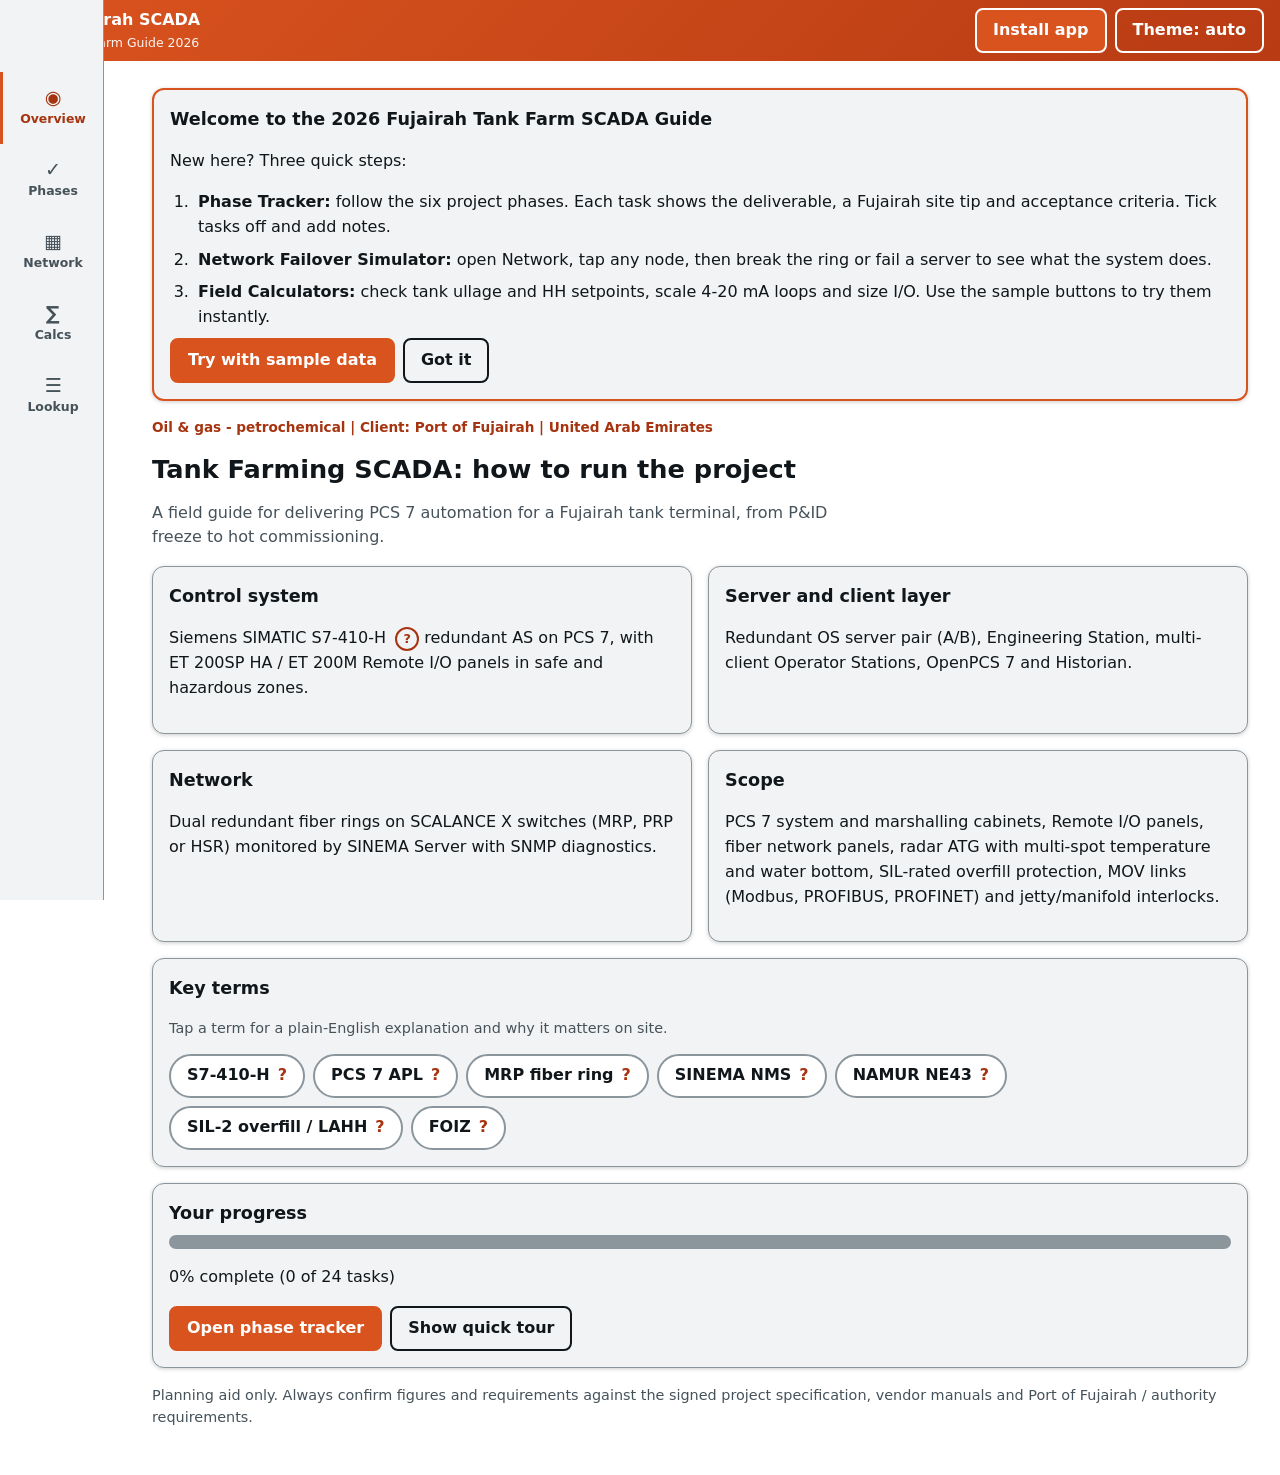
<file: index.html>
<!doctype html>
<html lang="en" data-theme="auto"><head>
<meta charset="utf-8">
<meta name="viewport" content="width=device-width,initial-scale=1,viewport-fit=cover">
<title>Fujairah Tank Farm SCADA Guide 2026</title>
<meta name="description" content="Step-by-step 2026 execution guide for a Siemens PCS 7 tank farm SCADA project at Port of Fujairah, UAE: phases, simulator, calculators and reference.">
<meta name="theme-color" content="#D9531E">
<meta name="apple-mobile-web-app-capable" content="yes">
<meta name="mobile-web-app-capable" content="yes">
<meta name="apple-mobile-web-app-status-bar-style" content="black-translucent">
<meta name="apple-mobile-web-app-title" content="Fujairah SCADA">
<meta property="og:type" content="website"><meta property="og:title" content="Fujairah Tank Farm SCADA Guide 2026">
<meta property="og:description" content="PCS 7 / S7-410H tank farm automation: execution phases, ring simulator, field calculators.">
<meta property="og:image" content="https://esp046-cyber.github.io/tankfarmingguide/assets/og-image.png"><meta property="og:url" content="https://esp046-cyber.github.io/tankfarmingguide/">
<meta name="twitter:card" content="summary_large_image"><meta name="twitter:title" content="Fujairah Tank Farm SCADA Guide 2026">
<meta name="twitter:description" content="PCS 7 / S7-410H tank farm automation guide for Port of Fujairah."><meta name="twitter:image" content="https://esp046-cyber.github.io/tankfarmingguide/assets/og-image.png">
<link rel="manifest" href="./manifest.webmanifest">
<link rel="icon" href="./favicon.ico" sizes="any"><link rel="icon" type="image/svg+xml" href="./favicon.svg">
<link rel="icon" type="image/png" sizes="32x32" href="./icons/favicon-32x32.png"><link rel="icon" type="image/png" sizes="16x16" href="./icons/favicon-16x16.png">
<link rel="apple-touch-icon" href="./apple-touch-icon.png">
<link rel="stylesheet" href="./css/styles.css">
</head><body>
<a class="skip" href="#main">Skip to content</a>
<header class="top"><div class="brand"><img src="./icons/icon-96.png" alt="" width="36" height="36"><div><strong>Fujairah SCADA</strong><small>Tank Farm Guide 2026</small></div></div>
<div class="actions"><button id="installBtn" class="btn">Install app</button><button id="themeBtn" class="btn ghost" aria-label="Change theme">Theme: auto</button></div></header>
<nav class="nav" aria-label="Main"><ul role="tablist">
<li><a href="#overview" role="tab" data-r="overview"><span aria-hidden="true">&#9673;</span>Overview</a></li>
<li><a href="#phases" role="tab" data-r="phases"><span aria-hidden="true">&#10003;</span>Phases</a></li>
<li><a href="#architecture" role="tab" data-r="architecture"><span aria-hidden="true">&#9638;</span>Network</a></li>
<li><a href="#calculators" role="tab" data-r="calculators"><span aria-hidden="true">&#8721;</span>Calcs</a></li>
<li><a href="#reference" role="tab" data-r="reference"><span aria-hidden="true">&#9776;</span>Lookup</a></li></ul></nav>
<main id="main">
<section id="welcome" class="card welcome" hidden aria-labelledby="h-w"><h2 id="h-w">Welcome to the 2026 Fujairah Tank Farm SCADA Guide</h2>
<p>New here? Three quick steps:</p><ol class="steps"><li><strong>Phase Tracker:</strong> follow the six project phases. Each task shows the deliverable, a Fujairah site tip and acceptance criteria. Tick tasks off and add notes.</li>
<li><strong>Network Failover Simulator:</strong> open Network, tap any node, then break the ring or fail a server to see what the system does.</li>
<li><strong>Field Calculators:</strong> check tank ullage and HH setpoints, scale 4-20 mA loops and size I/O. Use the sample buttons to try them instantly.</li></ol>
<div class="row"><button class="btn" id="wSample">Try with sample data</button><button class="btn ghost" id="wClose">Got it</button></div></section>
<section id="overview" aria-labelledby="h-ov"><p class="kicker">Oil &amp; gas - petrochemical | Client: Port of Fujairah | United Arab Emirates</p>
<h1 id="h-ov">Tank Farming SCADA: how to run the project</h1>
<p class="lead">A field guide for delivering PCS 7 automation for a Fujairah tank terminal, from P&amp;ID freeze to hot commissioning.</p>
<div class="grid">
<article class="card"><h2>Control system</h2><p>Siemens SIMATIC S7-410-H <button type="button" class="tip" data-g="s7410h" aria-label="What is S7-410-H?">?</button> redundant AS on PCS 7, with ET 200SP HA / ET 200M Remote I/O panels in safe and hazardous zones.</p></article>
<article class="card"><h2>Server and client layer</h2><p>Redundant OS server pair (A/B), Engineering Station, multi-client Operator Stations, OpenPCS 7 and Historian.</p></article>
<article class="card"><h2>Network</h2><p>Dual redundant fiber rings on SCALANCE X switches (MRP, PRP or HSR) monitored by SINEMA Server with SNMP diagnostics.</p></article>
<article class="card"><h2>Scope</h2><p>PCS 7 system and marshalling cabinets, Remote I/O panels, fiber network panels, radar ATG with multi-spot temperature and water bottom, SIL-rated overfill protection, MOV links (Modbus, PROFIBUS, PROFINET) and jetty/manifold interlocks.</p></article></div>
<div class="card"><h2>Key terms</h2><p class="note">Tap a term for a plain-English explanation and why it matters on site.</p><div class="row" id="terms"></div></div><div class="card prog"><h2>Your progress</h2><div class="bar" role="progressbar" aria-valuemin="0" aria-valuemax="100" id="ovBar"><i></i></div><p id="ovTxt" aria-live="polite">0% complete</p><div class="row"><a class="btn" href="#phases">Open phase tracker</a><button class="btn ghost" id="showTour">Show quick tour</button></div></div>
<p class="note">Planning aid only. Always confirm figures and requirements against the signed project specification, vendor manuals and Port of Fujairah / authority requirements.</p></section>

<section id="phases" aria-labelledby="h-ph" hidden><h1 id="h-ph">Execution phases</h1>
<div class="card prog"><div class="bar" role="progressbar" aria-valuemin="0" aria-valuemax="100" id="phBar"><i></i></div><p id="phTxt" aria-live="polite"></p>
<div class="row"><button class="btn" id="expJson">Export JSON</button><button class="btn" id="expCsv">Export CSV</button><button class="btn" id="phSample">Load Fujairah sample data</button><button class="btn ghost" id="clrBtn">Reset / clear data</button><button class="btn ghost" onclick="window.print()">Print</button></div></div>
<div id="phList"><div class="skel"></div><div class="skel"></div></div></section>

<section id="architecture" aria-labelledby="h-ar" hidden><h1 id="h-ar">Architecture and ring explorer</h1>
<p class="lead">Tap or focus any node for specs. Use the switches to simulate faults. <button type="button" class="tip" data-g="mrp" aria-label="What is an MRP fiber ring?">?</button><button type="button" class="tip" data-g="sinema" aria-label="What is SINEMA NMS?">?</button></p>
<div class="row sw"><label class="chk"><input type="checkbox" id="fBrk"> Break fiber ring</label><label class="chk"><input type="checkbox" id="fSrv"> Fail OS Server A</label><label class="chk"><input type="checkbox" id="fCpu"> Fail CPU A</label></div>
<div class="card svgw"><svg id="arch" viewBox="0 0 760 400" role="img" aria-label="Tank farm network schematic"></svg></div>
<div class="card" id="nodeInfo" aria-live="polite"><h2>Select a node</h2><p>Details and failover behaviour appear here.</p></div>
<p id="simMsg" class="badge ok" role="status"></p></section>

<section id="calculators" aria-labelledby="h-ca" hidden><h1 id="h-ca">Field calculators</h1><div class="grid">
<form class="card" id="cTank" onsubmit="return false"><h2>Tank volume, ullage and HH <button type="button" class="tip" data-g="sil" aria-label="What is SIL-2 overfill / LAHH?">?</button></h2>
<label>Diameter (m)<input type="number" inputmode="decimal" name="d" value="40" min="0" step="any"></label>
<label>Shell height (m)<input type="number" inputmode="decimal" name="h" value="20" min="0" step="any"></label>
<label>Current level (m)<input type="number" inputmode="decimal" name="l" value="12" min="0" step="any"></label>
<label>HH setpoint (% of shell height)<input type="number" inputmode="decimal" name="hh" value="95" min="0" max="100" step="any"></label>
<label>Specific gravity (SG, water = 1)<input type="number" inputmode="decimal" name="sg" value="0.85" min="0" step="any"></label>
<output aria-live="polite"></output><div class="row"><button type="button" class="btn" data-copy>Copy result</button><button type="button" class="btn ghost" data-sample>Load Fujairah sample</button></div></form>
<form class="card" id="cMa" onsubmit="return false"><h2>4-20 mA / HART scaling <button type="button" class="tip" data-g="namur" aria-label="What is NAMUR NE43?">?</button></h2>
<label>Range low (EU)<input type="number" inputmode="decimal" name="lo" value="0" step="any"></label>
<label>Range high (EU)<input type="number" inputmode="decimal" name="hi" value="20000" step="any"></label>
<label>Loop current (mA)<input type="number" inputmode="decimal" name="ma" value="12" step="any"></label>
<label>Or process value (EU)<input type="number" inputmode="decimal" name="pv" step="any" placeholder="optional"></label>
<output aria-live="polite"></output><div class="row"><button type="button" class="btn" data-copy>Copy result</button><button type="button" class="btn ghost" data-sample>Load Fujairah sample</button></div></form>
<form class="card" id="cIo" onsubmit="return false"><h2>I/O and ring capacity <button type="button" class="tip" data-g="mrp" aria-label="What is an MRP fiber ring?">?</button></h2>
<label>Total I/O points<input type="number" inputmode="numeric" name="io" value="1800" min="0"></label>
<label>Spare (%)<input type="number" inputmode="numeric" name="sp" value="20" min="0"></label>
<label>Channels per module<input type="number" inputmode="numeric" name="ch" value="16" min="1"></label>
<label>Modules per remote station<input type="number" inputmode="numeric" name="ms" value="12" min="1"></label>
<label>Ring devices (switches, stations, PLCs)<input type="number" inputmode="numeric" name="nd" value="60" min="0"></label>
<output aria-live="polite"></output><div class="row"><button type="button" class="btn" data-copy>Copy result</button><button type="button" class="btn ghost" data-sample>Load Fujairah sample</button></div></form></div></section>

<section id="reference" aria-labelledby="h-re" hidden><h1 id="h-re">Tag, protocol and troubleshooting lookup</h1>
<label class="search">Search<input type="search" id="q" placeholder="e.g. MRP, OID, 4-20, sync"></label>
<p id="cnt" aria-live="polite" class="note"></p><div id="refList" class="grid"></div></section>
</main>
<div id="toast" role="status" aria-live="polite"></div>
<dialog id="instDlg" aria-labelledby="instH"><h2 id="instH">Install this app</h2><p>Installing gives full-screen use and offline access on site.</p>
<h3>iPhone / iPad (Safari)</h3><ol class="steps"><li>Tap the <strong>Share</strong> button.</li><li>Scroll and tap <strong>Add to Home Screen</strong>.</li><li>Tap <strong>Add</strong>.</li></ol>
<h3>Android (Chrome)</h3><ol class="steps"><li>Tap the <strong>three-dot menu</strong>.</li><li>Tap <strong>Install app</strong> or <strong>Add to Home screen</strong>.</li><li>Tap <strong>Install</strong>.</li></ol>
<h3>Desktop (Edge or Chrome)</h3><ol class="steps"><li>Click the <strong>install icon</strong> at the right end of the address bar.</li><li>If you do not see it, open the menu: Edge &gt; Apps &gt; Install this site as an app, or Chrome &gt; Cast, save and share &gt; Install page as app.</li><li>Click <strong>Install</strong>.</li></ol>
<button class="btn" id="instClose">Close</button></dialog>
<div id="pop" role="status" aria-live="polite" hidden></div>
<dialog id="clrDlg" aria-labelledby="clrH"><h2 id="clrH">Reset or clear data?</h2><p>This cannot be undone. Export first if you want a copy.</p>
<div class="row"><button class="btn" id="clrPh">Clear checklist and notes</button><button class="btn" id="clrAll">Clear everything</button><button class="btn ghost" id="clrNo">Cancel</button></div></dialog>
<script src="./js/app.js"></script>
</body></html>
</file>
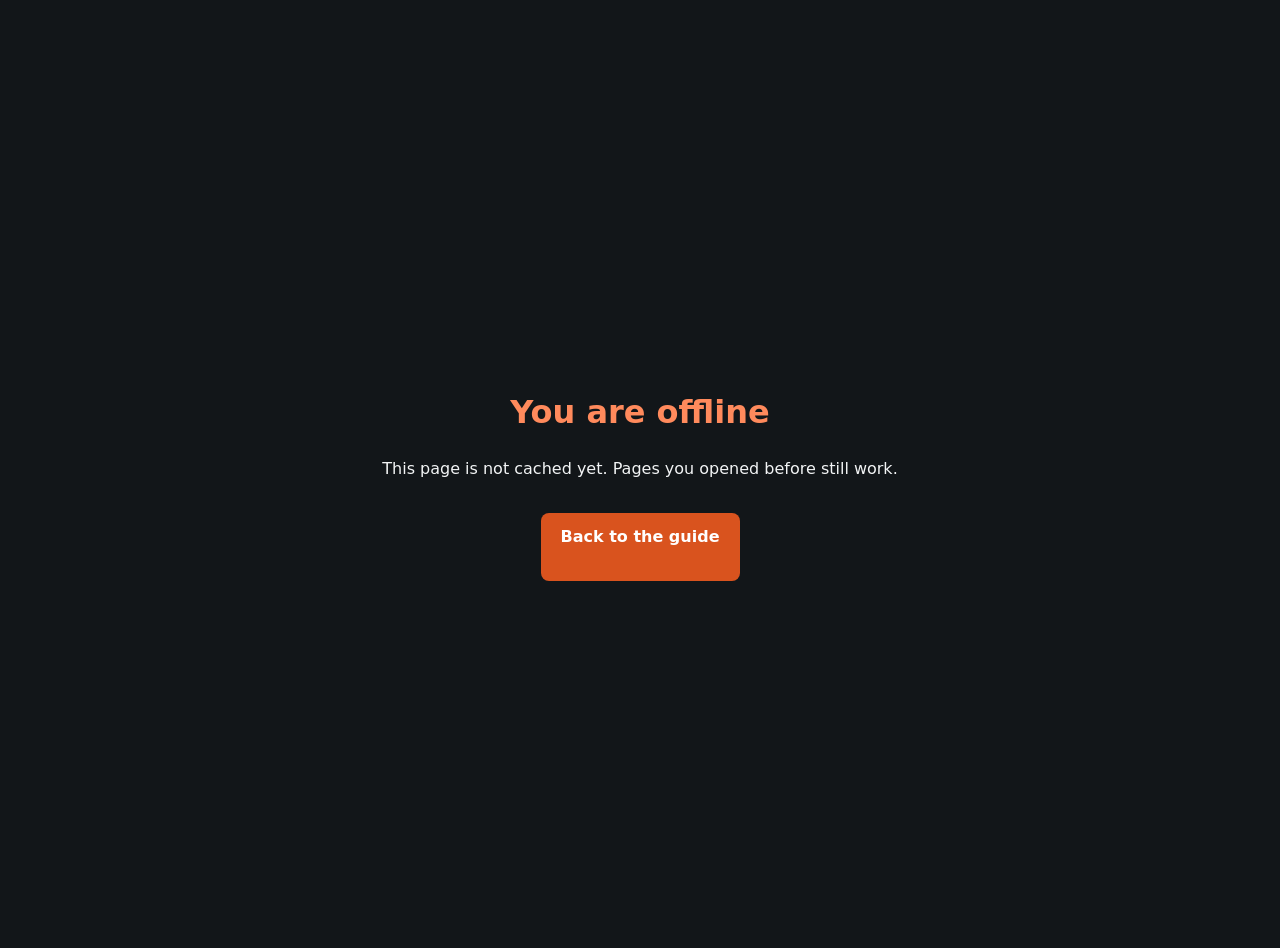
<file: offline.html>
<!doctype html><html lang="en"><head><meta charset="utf-8"><meta name="viewport" content="width=device-width,initial-scale=1"><title>Offline - Fujairah SCADA</title><meta name="theme-color" content="#D9531E">
<style>body{margin:0;min-height:100vh;display:grid;place-items:center;background:#121619;color:#f2f4f5;font:16px/1.5 system-ui,sans-serif;padding:24px;text-align:center}h1{color:#ff8a5c}a{display:inline-block;margin-top:16px;padding:12px 20px;min-height:44px;background:#D9531E;color:#fff;border-radius:8px;text-decoration:none;font-weight:700}</style></head>
<body><main><h1>You are offline</h1><p>This page is not cached yet. Pages you opened before still work.</p><a href="./">Back to the guide</a></main></body></html>
</file>
<file: css/styles.css>
:root{--s1:4px;--s2:8px;--s3:16px;--s4:24px;--s5:32px;--s6:40px;--s7:48px;--s8:64px;--r:12px;--bg:#121619;--bg2:#1c2227;--tx:#f2f4f5;--mut:#aab4bb;--ac:#ff8a5c;--pri:#D9531E;--pri2:#B83B14;--bd:#37424a;--ok:#5fd68a;--bad:#ff6b6b;--sh:0 2px 10px rgba(0,0,0,.4);--sat:env(safe-area-inset-top,0px);--sab:env(safe-area-inset-bottom,0px);--sal:env(safe-area-inset-left,0px);--sar:env(safe-area-inset-right,0px);color-scheme:dark}
@media(prefers-color-scheme:light){:root[data-theme=auto]{--bg:#fff;--bg2:#f1f3f4;--tx:#10161a;--mut:#46525a;--ac:#a63410;--bd:#8a959c;--ok:#0a6b32;--bad:#a80f0f;--sh:0 1px 4px rgba(0,0,0,.2);color-scheme:light}}
:root[data-theme=day]{--bg:#fff;--bg2:#f1f3f4;--tx:#10161a;--mut:#46525a;--ac:#a63410;--bd:#8a959c;--ok:#0a6b32;--bad:#a80f0f;--sh:0 1px 4px rgba(0,0,0,.2);color-scheme:light}
*{box-sizing:border-box}html{scroll-padding-top:calc(var(--sat) + 72px)}
body{margin:0;background:var(--bg);color:var(--tx);font:16px/1.55 system-ui,-apple-system,"Segoe UI",Roboto,sans-serif;padding:calc(var(--sat) + 64px) calc(var(--sar) + var(--s3)) calc(var(--sab) + 80px) calc(var(--sal) + var(--s3));overflow-x:hidden}
h1{font-size:1.6rem;line-height:1.2;margin:var(--s3) 0}h2{font-size:1.1rem;margin:0 0 var(--s2)}
code,.mono,input[type=search]{font-family:ui-monospace,SFMono-Regular,Menlo,Consolas,monospace}
.skip{position:absolute;left:-999px}.skip:focus{left:var(--s2);top:var(--s2);background:var(--pri);color:#fff;padding:var(--s2);z-index:99}
.top{position:fixed;top:0;left:0;right:0;z-index:20;display:flex;justify-content:space-between;align-items:center;gap:var(--s2);padding:calc(var(--sat) + var(--s2)) calc(var(--sar) + var(--s3)) var(--s2) calc(var(--sal) + var(--s3));background:linear-gradient(135deg,var(--pri),var(--pri2));color:#fff}
.brand{display:flex;gap:var(--s2);align-items:center;min-width:0}.brand img{border-radius:8px}.brand small{display:block;opacity:.95;font-size:.78rem}.brand strong{display:block}
.actions{display:flex;gap:var(--s2)}
.btn{min-height:44px;min-width:44px;padding:var(--s2) var(--s3);border:2px solid var(--pri);background:var(--pri);color:#fff;border-radius:8px;font:inherit;font-weight:700;cursor:pointer;text-decoration:none;display:inline-flex;align-items:center;justify-content:center}
.btn:hover{filter:brightness(1.12)}.btn:active{transform:translateY(1px)}.btn.ghost{background:transparent;border-color:currentColor;color:inherit}.top .btn{border-color:#fff}
:focus-visible{outline:3px solid #ffd27a;outline-offset:2px}:root[data-theme=day] :focus-visible{outline-color:#0036b3}
.nav{position:fixed;z-index:20;bottom:0;left:0;right:0;background:var(--bg2);border-top:1px solid var(--bd);padding:0 var(--sar) var(--sab) var(--sal)}
.nav ul{list-style:none;margin:0;padding:0;display:flex}.nav li{flex:1}
.nav a{display:flex;flex-direction:column;align-items:center;justify-content:center;gap:2px;min-height:56px;color:var(--mut);text-decoration:none;font-size:.78rem;font-weight:600;border-top:3px solid transparent}
.nav a span{font-size:1.2rem;line-height:1}.nav a[aria-selected=true]{color:var(--ac);border-top-color:var(--pri)}.nav a:hover{background:rgba(127,127,127,.15)}
.kicker{color:var(--ac);font-weight:700;font-size:.85rem;margin:0}.lead{color:var(--mut);max-width:70ch}.note{color:var(--mut);font-size:.9rem}
.grid{display:grid;gap:var(--s3);grid-template-columns:1fr;margin:var(--s3) 0}
.card{background:var(--bg2);border:1px solid var(--bd);border-radius:var(--r);padding:var(--s3);box-shadow:var(--sh);margin:var(--s3) 0}.grid .card{margin:0}
.row{display:flex;flex-wrap:wrap;gap:var(--s2);margin-top:var(--s2)}
.bar{height:14px;background:var(--bd);border-radius:7px;overflow:hidden}.bar i{display:block;height:100%;width:0;background:linear-gradient(90deg,var(--pri),#ffb27a);transition:width .3s}
.ph{border:1px solid var(--bd);border-radius:var(--r);background:var(--bg2);margin:var(--s2) 0}
.ph>button{all:unset;box-sizing:border-box;display:flex;justify-content:space-between;gap:var(--s2);width:100%;padding:var(--s3);min-height:56px;cursor:pointer;font-weight:700}
.ph>button:focus-visible{outline:3px solid #ffd27a}.ph .meta{font-weight:400;color:var(--mut);font-size:.88rem;display:block}
.ph ul{list-style:none;margin:0;padding:0 var(--s3) var(--s3)}.ph[data-open=false] ul{display:none}
.ph li label{display:flex;gap:var(--s2);align-items:flex-start;min-height:44px;padding:var(--s1) 0;cursor:pointer}
input[type=checkbox]{width:24px;height:24px;flex:none;accent-color:var(--pri);margin-top:2px}
.chk{display:inline-flex;gap:var(--s2);align-items:center;min-height:44px;padding:0 var(--s3);background:var(--bg2);border:1px solid var(--bd);border-radius:8px}
label{display:block;margin:var(--s2) 0;font-weight:600;font-size:.92rem}
input[type=number],input[type=search]{display:block;width:100%;min-height:44px;margin-top:var(--s1);padding:var(--s2) var(--s3);font-size:1rem;background:var(--bg);color:var(--tx);border:2px solid var(--bd);border-radius:8px}
.chk input,.ph input{margin:0}output{display:block;margin:var(--s3) 0;padding:var(--s3);background:var(--bg);border-left:4px solid var(--pri);border-radius:6px;font-family:ui-monospace,Menlo,Consolas,monospace;font-size:.92rem;white-space:pre-wrap}
.badge{display:inline-block;padding:var(--s1) var(--s3);border-radius:20px;border:2px solid;font-weight:700;font-size:.9rem}.badge.ok{color:var(--ok)}.badge.bad{color:var(--bad)}
.svgw{overflow-x:auto;padding:var(--s2)}#arch{width:100%;min-width:560px;height:auto;display:block}
#arch .n rect{fill:var(--bg);stroke:var(--bd);stroke-width:2}#arch .n text{fill:var(--tx);font:600 12px system-ui,sans-serif;pointer-events:none}#arch .n .st{font-weight:400;font-size:10.5px;fill:var(--mut)}
#arch .n{cursor:pointer}#arch .n:hover rect,#arch .n:focus rect,#arch .n.sel rect{stroke:var(--pri);stroke-width:3}#arch .n.bad rect{stroke:var(--bad);stroke-width:3;stroke-dasharray:5 3}#arch .n.bad .st{fill:var(--bad)}
#arch .ring{fill:none;stroke:var(--ok);stroke-width:4}#arch .ring.cut{stroke:var(--bad);stroke-dasharray:8 6}#arch .lk{stroke:var(--mut);stroke-width:2}#arch .x{fill:var(--bad);font:700 22px sans-serif}#arch .lbl{fill:var(--mut);font:11px system-ui}
#nodeInfo dl{margin:0;display:grid;gap:var(--s2)}#nodeInfo dt{font-weight:700;color:var(--ac)}#nodeInfo dd{margin:0}
.skel{height:56px;margin:var(--s2) 0;border-radius:var(--r);background:linear-gradient(90deg,var(--bg2),var(--bd),var(--bg2));background-size:200% 100%;animation:sk 1.4s infinite}@keyframes sk{to{background-position:-200% 0}}
.rf h2{display:flex;justify-content:space-between;gap:var(--s2);align-items:baseline}.rf .tag{font-size:.78rem;color:var(--ac);border:1px solid var(--bd);border-radius:6px;padding:0 var(--s2);white-space:nowrap}.rf button{margin-top:var(--s2)}
.empty{text-align:center;padding:var(--s5);border:2px dashed var(--bd);border-radius:var(--r);grid-column:1/-1}
#toast{position:fixed;left:50%;bottom:calc(var(--sab) + 76px);transform:translate(-50%,20px);background:#1c2227;color:#fff;border:2px solid var(--pri);padding:var(--s2) var(--s3);border-radius:8px;opacity:0;pointer-events:none;transition:.2s;z-index:50}#toast.show{opacity:1;transform:translate(-50%,0)}
dialog{background:var(--bg2);color:var(--tx);border:2px solid var(--pri);border-radius:var(--r);max-width:min(420px,90vw)}
[hidden]{display:none!important}
@media(min-width:768px){body{padding:calc(var(--sat) + 72px) var(--s5) var(--s5) calc(var(--sal) + 120px + var(--s5))}
.nav{top:0;bottom:auto;right:auto;width:104px;height:100%;border-top:0;border-right:1px solid var(--bd);padding-top:calc(var(--sat) + 72px)}.nav ul{flex-direction:column}
.nav a{min-height:72px;border-top:0;border-left:3px solid transparent}.nav a[aria-selected=true]{border-left-color:var(--pri)}
.grid{grid-template-columns:repeat(2,1fr)}#toast{bottom:var(--s5)}main{max-width:1100px}}
@media(min-width:1280px){#calculators .grid,#reference .grid{grid-template-columns:repeat(3,1fr)}}
@media(max-width:360px){.brand small{display:none}h1{font-size:1.35rem}}
@media(prefers-reduced-motion:reduce){*{animation:none!important;transition:none!important}}
@media print{.top,.nav,.btn,#toast,.row,.skip{display:none!important}body{background:#fff;color:#000;padding:0}.ph ul{display:block!important}section[hidden]{display:none!important}.card,.ph{box-shadow:none;border-color:#000;background:#fff}.ph>button{color:#000}input[type=checkbox]{accent-color:#000}}
.tip{all:unset;box-sizing:border-box;display:inline-flex;align-items:center;justify-content:center;width:24px;height:24px;margin-left:var(--s1);border-radius:50%;border:2px solid var(--ac);color:var(--ac);font:700 .8rem system-ui;cursor:help;vertical-align:middle;position:relative}
.tip::after{content:"";position:absolute;inset:-10px}.tip:hover,.tip[aria-expanded=true]{background:var(--pri);color:#fff;border-color:var(--pri)}.tip:focus-visible{outline:3px solid #ffd27a;outline-offset:2px}
.chip{all:unset;box-sizing:border-box;display:inline-flex;align-items:center;gap:var(--s2);min-height:44px;padding:0 var(--s3);border:2px solid var(--bd);border-radius:22px;background:var(--bg);color:var(--tx);font-weight:600;cursor:pointer;width:auto;height:auto;margin:0}
.chip:hover{border-color:var(--pri)}.chip:focus-visible{outline:3px solid #ffd27a}.chip .q{color:var(--ac);font-weight:700}
#pop{position:fixed;z-index:60;width:min(320px,calc(100vw - 16px));background:var(--bg2);color:var(--tx);border:2px solid var(--pri);border-radius:var(--r);padding:var(--s3);box-shadow:0 6px 24px rgba(0,0,0,.5);font-size:.92rem}#pop p{margin:var(--s2) 0 0}
.welcome{border:2px solid var(--pri)}.steps{padding-left:var(--s4);margin:var(--s2) 0}.steps li{margin:var(--s2) 0;padding-left:var(--s1)}
dialog h3{margin:var(--s3) 0 var(--s1);font-size:1rem;color:var(--ac)}dialog::backdrop{background:rgba(0,0,0,.6)}dialog{max-height:88vh;overflow:auto}
.ph li{border-top:1px solid var(--bd);padding:var(--s1) 0}.ph details{margin:0 0 var(--s2) 32px}.ph summary{cursor:pointer;min-height:44px;display:flex;align-items:center;color:var(--ac);font-weight:600}
.td{margin:0;display:grid;gap:var(--s1)}.td dt{font-weight:700;color:var(--ac);font-size:.85rem}.td dd{margin:0 0 var(--s2)}
textarea{display:block;width:100%;margin-top:var(--s1);padding:var(--s2);font:inherit;background:var(--bg);color:var(--tx);border:2px solid var(--bd);border-radius:8px;min-height:64px}
@media(max-width:480px){.top .btn{padding:var(--s2);font-size:.85rem}.brand small{display:none}.ph details{margin-left:0}}
@media print{.welcome,dialog,#pop,#terms{display:none!important}textarea{border-color:#000;background:#fff;color:#000}}
</file>
